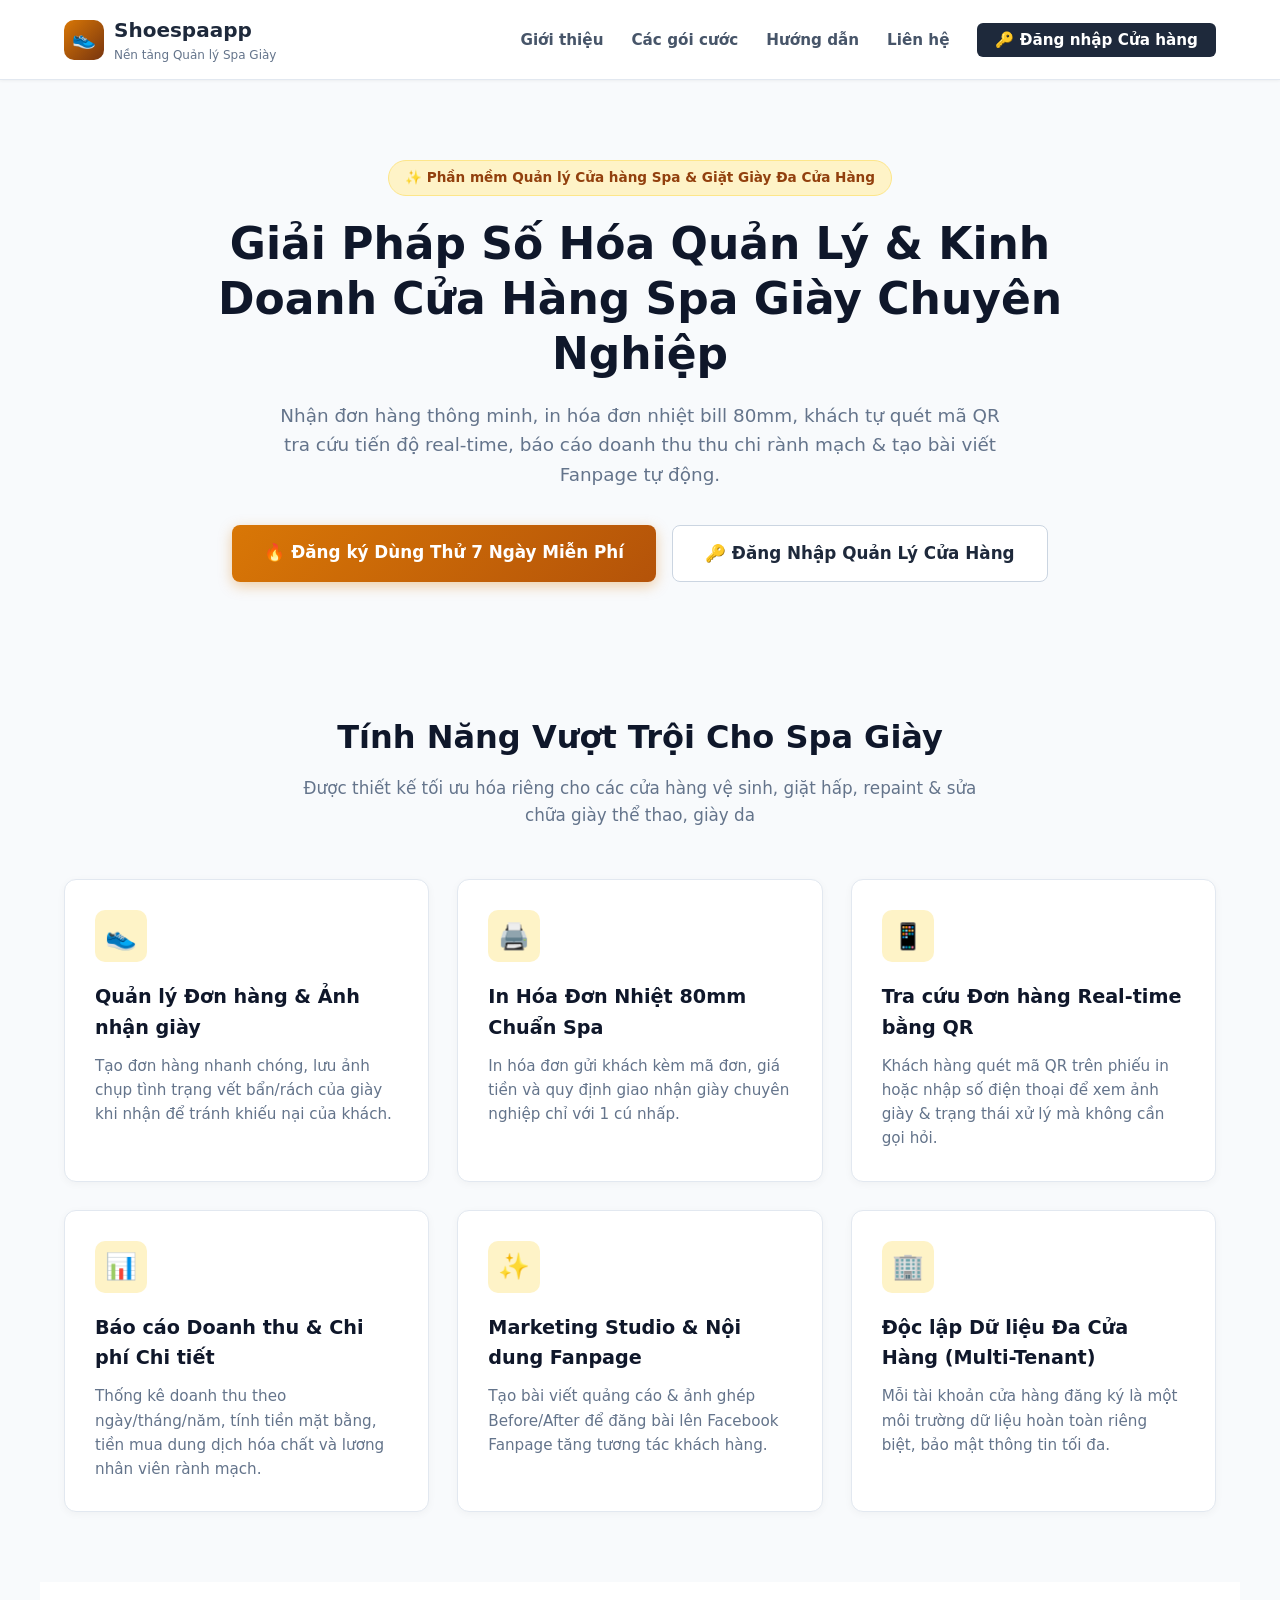
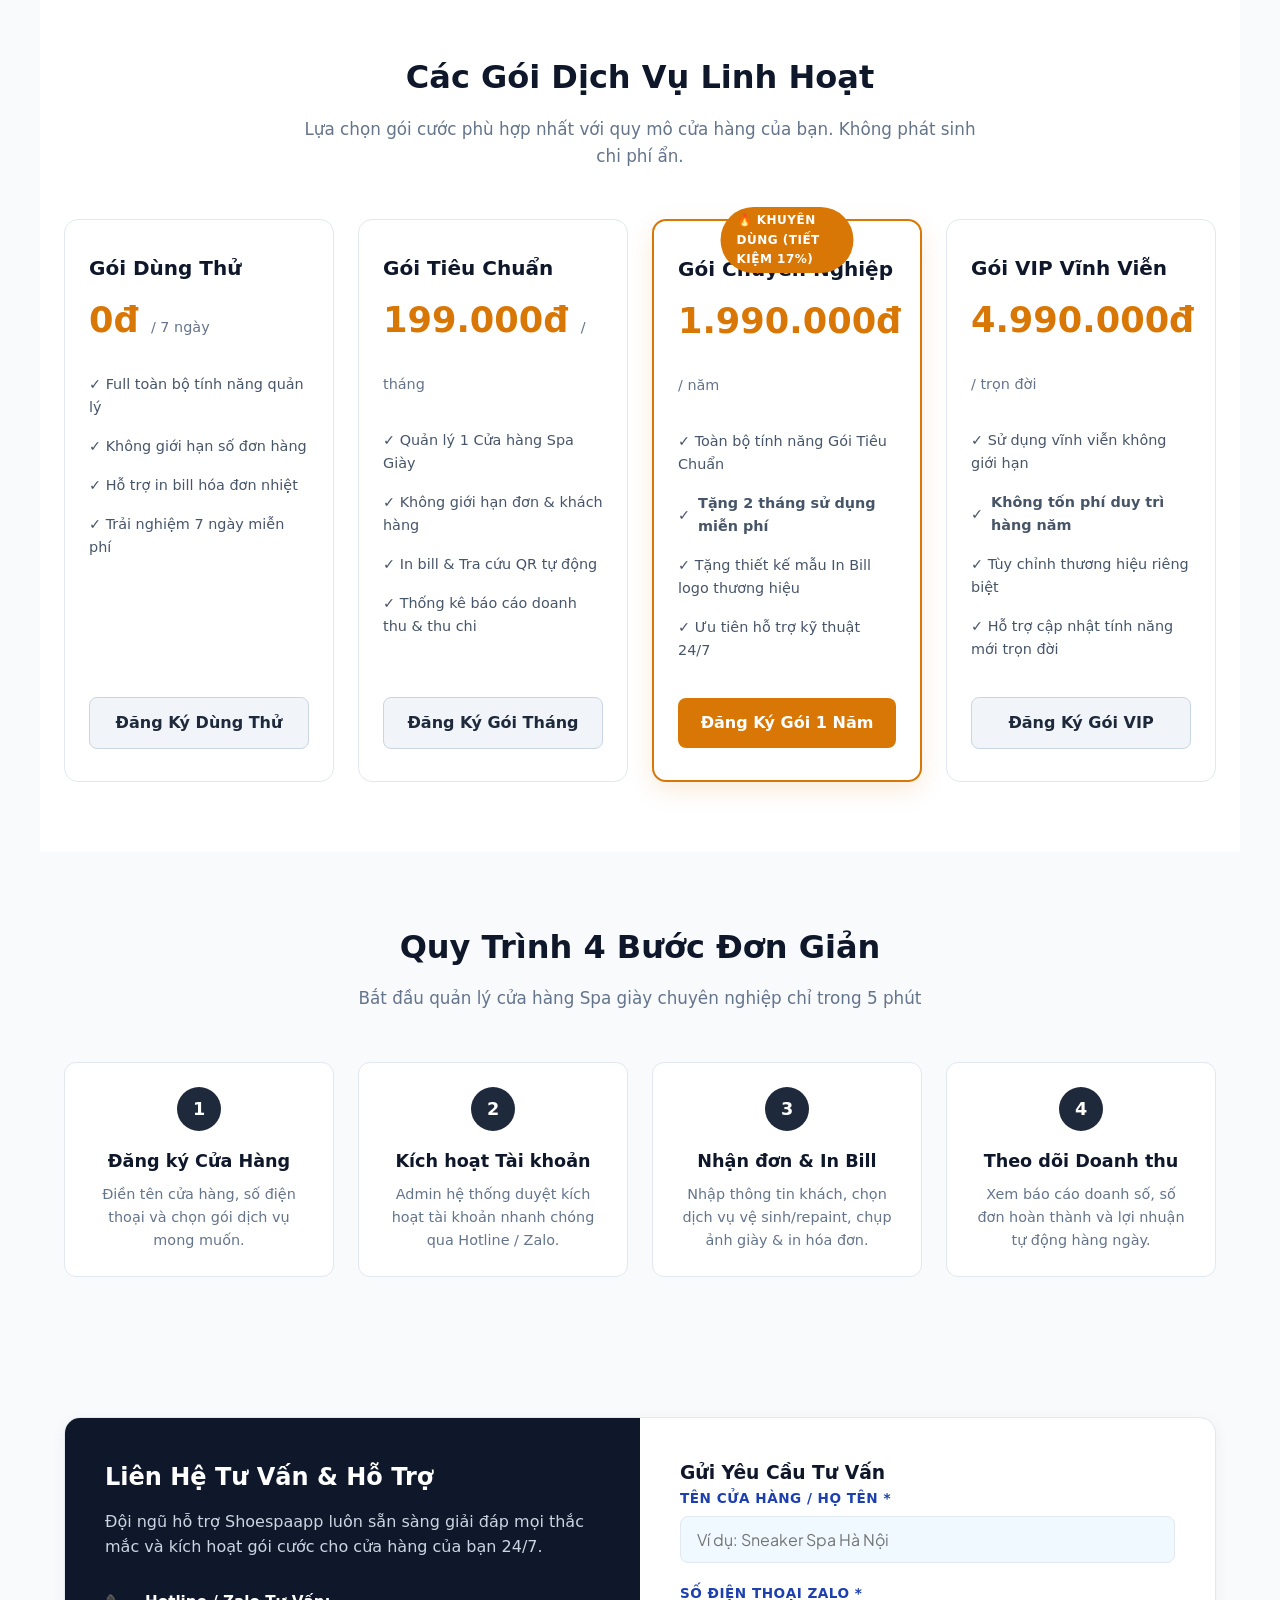
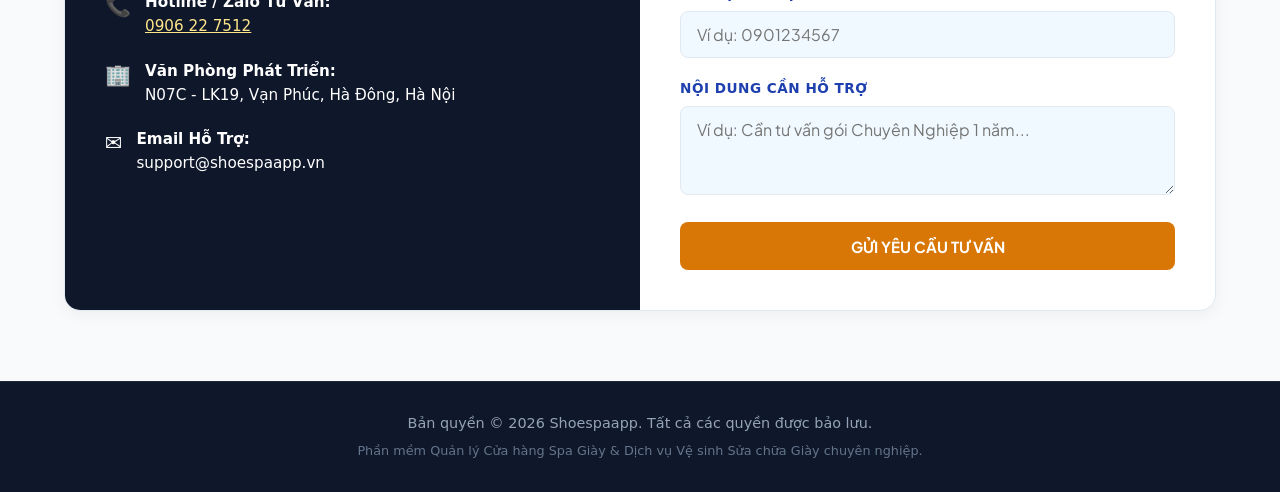
<file: landing.html>
<!DOCTYPE html>
<html lang="vi">
<head>
  <meta charset="UTF-8">
  <meta name="viewport" content="width=device-width, initial-scale=1.0">
  <title>Shoespaapp - Nền Tảng Quản Lý & Kinh Doanh Cửa Hàng Spa Giày</title>
  <link rel="stylesheet" href="styles.css">
  <style>
    /* Landing Page Specific Custom Styling */
    :root {
      --landing-primary: #1e293b;
      --landing-accent: #d97706;
      --landing-accent-hover: #b45309;
      --landing-bg-light: #f8fafc;
      --landing-card-bg: #ffffff;
      --landing-border: #e2e8f0;
    }

    body {
      font-family: system-ui, -apple-system, BlinkMacSystemFont, 'Segoe UI', Roboto, Oxygen, Ubuntu, Cantarell, sans-serif;
      margin: 0;
      padding: 0;
      color: #334155;
      background-color: var(--landing-bg-light);
      line-height: 1.6;
    }

    /* Header & Navigation Bar */
    .header-nav {
      position: sticky;
      top: 0;
      z-index: 1000;
      background: rgba(255, 255, 255, 0.95);
      backdrop-filter: blur(10px);
      border-bottom: 1px solid var(--landing-border);
      box-shadow: 0 1px 3px rgba(0,0,0,0.05);
    }

    .nav-container {
      max-width: 1200px;
      margin: 0 auto;
      padding: 14px 24px;
      display: flex;
      justify-content: space-between;
      align-items: center;
    }

    .nav-brand {
      display: flex;
      align-items: center;
      gap: 10px;
      text-decoration: none;
    }

    .nav-brand-logo {
      width: 40px;
      height: 40px;
      background: linear-gradient(135deg, #d97706, #78350f);
      color: white;
      border-radius: 10px;
      display: flex;
      align-items: center;
      justify-content: center;
      font-weight: 900;
      font-size: 1.2rem;
    }

    .nav-brand-text h1 {
      margin: 0;
      font-size: 1.25rem;
      font-weight: 800;
      color: var(--landing-primary);
    }

    .nav-brand-text p {
      margin: 0;
      font-size: 0.75rem;
      color: #64748b;
    }

    .nav-menu {
      display: flex;
      align-items: center;
      gap: 28px;
      list-style: none;
      margin: 0;
      padding: 0;
    }

    .nav-menu a {
      text-decoration: none;
      color: #475569;
      font-weight: 600;
      font-size: 0.95rem;
      transition: color 0.2s;
    }

    .nav-menu a:hover {
      color: var(--landing-accent);
    }

    .btn-nav-login {
      background-color: var(--landing-primary);
      color: white !important;
      padding: 8px 18px;
      border-radius: 6px;
      transition: all 0.2s !important;
    }

    .btn-nav-login:hover {
      background-color: #0f172a;
      transform: translateY(-1px);
    }

    /* Hero Section */
    .hero-section {
      padding: 80px 24px 60px;
      text-align: center;
      max-width: 900px;
      margin: 0 auto;
    }

    .hero-badge {
      display: inline-block;
      background: #fef3c7;
      color: #92400e;
      font-size: 0.85rem;
      font-weight: 700;
      padding: 6px 16px;
      border-radius: 50px;
      margin-bottom: 20px;
      border: 1px solid #fde68a;
    }

    .hero-title {
      font-size: 2.75rem;
      font-weight: 900;
      color: #0f172a;
      line-height: 1.25;
      margin-bottom: 20px;
    }

    .hero-subtitle {
      font-size: 1.15rem;
      color: #64748b;
      margin-bottom: 36px;
      max-width: 750px;
      margin-left: auto;
      margin-right: auto;
    }

    .hero-cta-group {
      display: flex;
      gap: 16px;
      justify-content: center;
      flex-wrap: wrap;
    }

    .btn-hero-primary {
      background: linear-gradient(135deg, #d97706, #b45309);
      color: white;
      font-size: 1.05rem;
      font-weight: 700;
      padding: 14px 32px;
      border-radius: 8px;
      text-decoration: none;
      box-shadow: 0 4px 14px rgba(217, 119, 6, 0.35);
      transition: all 0.2s;
    }

    .btn-hero-primary:hover {
      transform: translateY(-2px);
      box-shadow: 0 6px 20px rgba(217, 119, 6, 0.45);
    }

    .btn-hero-secondary {
      background: #ffffff;
      color: #1e293b;
      font-size: 1.05rem;
      font-weight: 700;
      padding: 14px 32px;
      border-radius: 8px;
      text-decoration: none;
      border: 1px solid #cbd5e1;
      transition: all 0.2s;
    }

    .btn-hero-secondary:hover {
      background: #f1f5f9;
      border-color: #94a3b8;
    }

    /* Container Sections */
    .section-container {
      max-width: 1200px;
      margin: 0 auto;
      padding: 70px 24px;
    }

    .section-header-text {
      text-align: center;
      max-width: 700px;
      margin: 0 auto 50px;
    }

    .section-header-text h2 {
      font-size: 2rem;
      font-weight: 800;
      color: #0f172a;
      margin-bottom: 12px;
    }

    .section-header-text p {
      color: #64748b;
      font-size: 1.05rem;
    }

    /* Feature Grid */
    .features-grid {
      display: grid;
      grid-template-columns: repeat(auto-fit, minmax(320px, 1fr));
      gap: 28px;
    }

    .feature-card {
      background: white;
      padding: 30px;
      border-radius: 12px;
      border: 1px solid var(--landing-border);
      box-shadow: 0 2px 8px rgba(0,0,0,0.04);
      transition: all 0.2s;
    }

    .feature-card:hover {
      transform: translateY(-4px);
      box-shadow: 0 12px 24px rgba(0,0,0,0.08);
      border-color: #fde68a;
    }

    .feature-icon {
      width: 52px;
      height: 52px;
      background: #fef3c7;
      color: #d97706;
      border-radius: 10px;
      display: flex;
      align-items: center;
      justify-content: center;
      font-size: 1.6rem;
      margin-bottom: 20px;
    }

    .feature-card h3 {
      font-size: 1.2rem;
      font-weight: 700;
      color: #0f172a;
      margin-bottom: 10px;
    }

    .feature-card p {
      color: #64748b;
      font-size: 0.95rem;
      margin: 0;
    }

    /* Pricing Section */
    .pricing-grid {
      display: grid;
      grid-template-columns: repeat(auto-fit, minmax(260px, 1fr));
      gap: 24px;
      align-items: stretch;
    }

    .pricing-card {
      background: white;
      border-radius: 14px;
      border: 1px solid var(--landing-border);
      padding: 32px 24px;
      display: flex;
      flex-direction: column;
      justify-content: space-between;
      position: relative;
      transition: all 0.2s;
    }

    .pricing-card:hover {
      transform: translateY(-4px);
      box-shadow: 0 12px 28px rgba(0,0,0,0.08);
    }

    .pricing-card.featured {
      border: 2px solid #d97706;
      box-shadow: 0 8px 24px rgba(217, 119, 6, 0.15);
    }

    .featured-badge {
      position: absolute;
      top: -14px;
      left: 50%;
      transform: translateX(-50%);
      background: #d97706;
      color: white;
      font-size: 0.75rem;
      font-weight: 800;
      padding: 4px 16px;
      border-radius: 50px;
      text-transform: uppercase;
      letter-spacing: 0.5px;
    }

    .pricing-name {
      font-size: 1.25rem;
      font-weight: 800;
      color: #0f172a;
      margin-bottom: 8px;
    }

    .pricing-price {
      font-size: 2.2rem;
      font-weight: 900;
      color: #d97706;
      margin-bottom: 16px;
    }

    .pricing-price span {
      font-size: 0.9rem;
      color: #64748b;
      font-weight: 500;
    }

    .pricing-features {
      list-style: none;
      padding: 0;
      margin: 0 0 28px 0;
    }

    .pricing-features li {
      padding: 8px 0;
      color: #475569;
      font-size: 0.9rem;
      display: flex;
      align-items: center;
      gap: 8px;
    }

    .btn-pricing {
      display: block;
      width: 100%;
      text-align: center;
      padding: 12px 0;
      border-radius: 8px;
      font-weight: 700;
      text-decoration: none;
      box-sizing: border-box;
      transition: all 0.2s;
    }

    .btn-pricing-primary {
      background: #d97706;
      color: white;
    }

    .btn-pricing-primary:hover {
      background: #b45309;
    }

    .btn-pricing-secondary {
      background: #f1f5f9;
      color: #1e293b;
      border: 1px solid #cbd5e1;
    }

    .btn-pricing-secondary:hover {
      background: #e2e8f0;
    }

    /* Workflow Steps */
    .workflow-steps {
      display: grid;
      grid-template-columns: repeat(auto-fit, minmax(220px, 1fr));
      gap: 24px;
    }

    .step-card {
      background: white;
      padding: 24px;
      border-radius: 12px;
      border: 1px solid var(--landing-border);
      text-align: center;
    }

    .step-number {
      width: 44px;
      height: 44px;
      background: #1e293b;
      color: white;
      border-radius: 50%;
      display: flex;
      align-items: center;
      justify-content: center;
      font-weight: 800;
      font-size: 1.1rem;
      margin: 0 auto 16px;
    }

    .step-card h4 {
      font-size: 1.1rem;
      font-weight: 700;
      color: #0f172a;
      margin-bottom: 8px;
    }

    .step-card p {
      color: #64748b;
      font-size: 0.9rem;
      margin: 0;
    }

    /* Contact Section */
    .contact-card {
      background: white;
      border-radius: 16px;
      border: 1px solid var(--landing-border);
      box-shadow: 0 4px 16px rgba(0,0,0,0.05);
      display: grid;
      grid-template-columns: 1fr 1fr;
      overflow: hidden;
    }

    .contact-info {
      background: #0f172a;
      color: white;
      padding: 40px;
    }

    .contact-info h3 {
      font-size: 1.5rem;
      margin-bottom: 12px;
    }

    .contact-item {
      display: flex;
      align-items: flex-start;
      gap: 14px;
      margin-bottom: 20px;
      font-size: 0.95rem;
    }

    .contact-form {
      padding: 40px;
    }

    /* Footer */
    footer {
      background: #0f172a;
      color: #94a3b8;
      text-align: center;
      padding: 30px 24px;
      font-size: 0.9rem;
      border-top: 1px solid #1e293b;
    }

    @media (max-width: 768px) {
      .nav-menu {
        display: none;
      }
      .hero-title {
        font-size: 2rem;
      }
      .contact-card {
        grid-template-columns: 1fr;
      }
    }
  </style>
</head>
<body>

  <!-- NAVIGATION HEADER -->
  <header class="header-nav">
    <div class="nav-container">
      <a href="landing.html" class="nav-brand">
        <div class="nav-brand-logo">👟</div>
        <div class="nav-brand-text">
          <h1>Shoespaapp</h1>
          <p>Nền tảng Quản lý Spa Giày</p>
        </div>
      </a>

      <ul class="nav-menu">
        <li><a href="#about">Giới thiệu</a></li>
        <li><a href="#pricing">Các gói cước</a></li>
        <li><a href="#guide">Hướng dẫn</a></li>
        <li><a href="#contact">Liên hệ</a></li>
        <li><a href="index.html" class="btn-nav-login">🔑 Đăng nhập Cửa hàng</a></li>
      </ul>
    </div>
  </header>

  <!-- HERO SECTION -->
  <section class="hero-section">
    <div class="hero-badge">✨ Phần mềm Quản lý Cửa hàng Spa & Giặt Giày Đa Cửa Hàng</div>
    <h1 class="hero-title">Giải Pháp Số Hóa Quản Lý & Kinh Doanh Cửa Hàng Spa Giày Chuyên Nghiệp</h1>
    <p class="hero-subtitle">Nhận đơn hàng thông minh, in hóa đơn nhiệt bill 80mm, khách tự quét mã QR tra cứu tiến độ real-time, báo cáo doanh thu thu chi rành mạch & tạo bài viết Fanpage tự động.</p>
    
    <div class="hero-cta-group">
      <a href="index.html?plan=trial&tab=register" class="btn-hero-primary">🔥 Đăng ký Dùng Thử 7 Ngày Miễn Phí</a>
      <a href="index.html" class="btn-hero-secondary">🔑 Đăng Nhập Quản Lý Cửa Hàng</a>
    </div>
  </section>

  <!-- SECTION 1: GIỚI THIỆU TÍNH NĂNG -->
  <section id="about" class="section-container">
    <div class="section-header-text">
      <h2>Tính Năng Vượt Trội Cho Spa Giày</h2>
      <p>Được thiết kế tối ưu hóa riêng cho các cửa hàng vệ sinh, giặt hấp, repaint & sửa chữa giày thể thao, giày da</p>
    </div>

    <div class="features-grid">
      <div class="feature-card">
        <div class="feature-icon">👟</div>
        <h3>Quản lý Đơn hàng & Ảnh nhận giày</h3>
        <p>Tạo đơn hàng nhanh chóng, lưu ảnh chụp tình trạng vết bẩn/rách của giày khi nhận để tránh khiếu nại của khách.</p>
      </div>

      <div class="feature-card">
        <div class="feature-icon">🖨️</div>
        <h3>In Hóa Đơn Nhiệt 80mm Chuẩn Spa</h3>
        <p>In hóa đơn gửi khách kèm mã đơn, giá tiền và quy định giao nhận giày chuyên nghiệp chỉ với 1 cú nhấp.</p>
      </div>

      <div class="feature-card">
        <div class="feature-icon">📱</div>
        <h3>Tra cứu Đơn hàng Real-time bằng QR</h3>
        <p>Khách hàng quét mã QR trên phiếu in hoặc nhập số điện thoại để xem ảnh giày & trạng thái xử lý mà không cần gọi hỏi.</p>
      </div>

      <div class="feature-card">
        <div class="feature-icon">📊</div>
        <h3>Báo cáo Doanh thu & Chi phí Chi tiết</h3>
        <p>Thống kê doanh thu theo ngày/tháng/năm, tính tiền mặt bằng, tiền mua dung dịch hóa chất và lương nhân viên rành mạch.</p>
      </div>

      <div class="feature-card">
        <div class="feature-icon">✨</div>
        <h3>Marketing Studio & Nội dung Fanpage</h3>
        <p>Tạo bài viết quảng cáo & ảnh ghép Before/After để đăng bài lên Facebook Fanpage tăng tương tác khách hàng.</p>
      </div>

      <div class="feature-card">
        <div class="feature-icon">🏢</div>
        <h3>Độc lập Dữ liệu Đa Cửa Hàng (Multi-Tenant)</h3>
        <p>Mỗi tài khoản cửa hàng đăng ký là một môi trường dữ liệu hoàn toàn riêng biệt, bảo mật thông tin tối đa.</p>
      </div>
    </div>
  </section>

  <!-- SECTION 2: CÁC GÓI CƯỚC DỊCH VỤ -->
  <section id="pricing" style="background: white;" class="section-container">
    <div class="section-header-text">
      <h2>Các Gói Dịch Vụ Linh Hoạt</h2>
      <p>Lựa chọn gói cước phù hợp nhất với quy mô cửa hàng của bạn. Không phát sinh chi phí ẩn.</p>
    </div>

    <div class="pricing-grid">
      <!-- GÓI 1: DÙNG THỬ -->
      <div class="pricing-card">
        <div>
          <div class="pricing-name">Gói Dùng Thử</div>
          <div class="pricing-price">0đ <span>/ 7 ngày</span></div>
          <ul class="pricing-features">
            <li>✓ Full toàn bộ tính năng quản lý</li>
            <li>✓ Không giới hạn số đơn hàng</li>
            <li>✓ Hỗ trợ in bill hóa đơn nhiệt</li>
            <li>✓ Trải nghiệm 7 ngày miễn phí</li>
          </ul>
        </div>
        <a href="index.html?plan=trial&tab=register" class="btn-pricing btn-pricing-secondary">Đăng Ký Dùng Thử</a>
      </div>

      <!-- GÓI 2: TIÊU CHUẨN THÁNG -->
      <div class="pricing-card">
        <div>
          <div class="pricing-name">Gói Tiêu Chuẩn</div>
          <div class="pricing-price">199.000đ <span>/ tháng</span></div>
          <ul class="pricing-features">
            <li>✓ Quản lý 1 Cửa hàng Spa Giày</li>
            <li>✓ Không giới hạn đơn & khách hàng</li>
            <li>✓ In bill & Tra cứu QR tự động</li>
            <li>✓ Thống kê báo cáo doanh thu & thu chi</li>
          </ul>
        </div>
        <a href="index.html?plan=monthly&tab=register" class="btn-pricing btn-pricing-secondary">Đăng Ký Gói Tháng</a>
      </div>

      <!-- GÓI 3: CHUYÊN NGHIỆP NĂM (NỔI BẬT) -->
      <div class="pricing-card featured">
        <div class="featured-badge">🔥 KHUYÊN DÙNG (TIẾT KIỆM 17%)</div>
        <div>
          <div class="pricing-name">Gói Chuyên Nghiệp</div>
          <div class="pricing-price">1.990.000đ <span>/ năm</span></div>
          <ul class="pricing-features">
            <li>✓ Toàn bộ tính năng Gói Tiêu Chuẩn</li>
            <li>✓ <b>Tặng 2 tháng sử dụng miễn phí</b></li>
            <li>✓ Tặng thiết kế mẫu In Bill logo thương hiệu</li>
            <li>✓ Ưu tiên hỗ trợ kỹ thuật 24/7</li>
          </ul>
        </div>
        <a href="index.html?plan=yearly&tab=register" class="btn-pricing btn-pricing-primary">Đăng Ký Gói 1 Năm</a>
      </div>

      <!-- GÓI 4: VIP VĨNH VIỄN -->
      <div class="pricing-card">
        <div>
          <div class="pricing-name">Gói VIP Vĩnh Viễn</div>
          <div class="pricing-price">4.990.000đ <span>/ trọn đời</span></div>
          <ul class="pricing-features">
            <li>✓ Sử dụng vĩnh viễn không giới hạn</li>
            <li>✓ <b>Không tốn phí duy trì hàng năm</b></li>
            <li>✓ Tùy chỉnh thương hiệu riêng biệt</li>
            <li>✓ Hỗ trợ cập nhật tính năng mới trọn đời</li>
          </ul>
        </div>
        <a href="index.html?plan=vip&tab=register" class="btn-pricing btn-pricing-secondary">Đăng Ký Gói VIP</a>
      </div>
    </div>
  </section>

  <!-- SECTION 3: HƯỚNG DẪN SỬ DỤNG -->
  <section id="guide" class="section-container">
    <div class="section-header-text">
      <h2>Quy Trình 4 Bước Đơn Giản</h2>
      <p>Bắt đầu quản lý cửa hàng Spa giày chuyên nghiệp chỉ trong 5 phút</p>
    </div>

    <div class="workflow-steps">
      <div class="step-card">
        <div class="step-number">1</div>
        <h4>Đăng ký Cửa Hàng</h4>
        <p>Điền tên cửa hàng, số điện thoại và chọn gói dịch vụ mong muốn.</p>
      </div>

      <div class="step-card">
        <div class="step-number">2</div>
        <h4>Kích hoạt Tài khoản</h4>
        <p>Admin hệ thống duyệt kích hoạt tài khoản nhanh chóng qua Hotline / Zalo.</p>
      </div>

      <div class="step-card">
        <div class="step-number">3</div>
        <h4>Nhận đơn & In Bill</h4>
        <p>Nhập thông tin khách, chọn dịch vụ vệ sinh/repaint, chụp ảnh giày & in hóa đơn.</p>
      </div>

      <div class="step-card">
        <div class="step-number">4</div>
        <h4>Theo dõi Doanh thu</h4>
        <p>Xem báo cáo doanh số, số đơn hoàn thành và lợi nhuận tự động hàng ngày.</p>
      </div>
    </div>
  </section>

  <!-- SECTION 4: LIÊN HỆ -->
  <section id="contact" class="section-container">
    <div class="contact-card">
      <div class="contact-info">
        <h3>Liên Hệ Tư Vấn & Hỗ Trợ</h3>
        <p style="color: #cbd5e1; margin-bottom: 30px;">Đội ngũ hỗ trợ Shoespaapp luôn sẵn sàng giải đáp mọi thắc mắc và kích hoạt gói cước cho cửa hàng của bạn 24/7.</p>
        
        <div class="contact-item">
          <span style="font-size: 1.3rem;">📞</span>
          <div>
            <strong>Hotline / Zalo Tư Vấn:</strong><br>
            <a href="https://zalo.me/0906227512" target="_blank" style="color: #fde68a; text-decoration: underline;">0906 22 7512</a>
          </div>
        </div>

        <div class="contact-item">
          <span style="font-size: 1.3rem;">🏢</span>
          <div>
            <strong>Văn Phòng Phát Triển:</strong><br>
            N07C - LK19, Vạn Phúc, Hà Đông, Hà Nội
          </div>
        </div>

        <div class="contact-item">
          <span style="font-size: 1.3rem;">✉️</span>
          <div>
            <strong>Email Hỗ Trợ:</strong><br>
            support@shoespaapp.vn
          </div>
        </div>
      </div>

      <div class="contact-form">
        <h3 style="margin-top: 0; color: #0f172a;">Gửi Yêu Cầu Tư Vấn</h3>
        <form onsubmit="alert('Cảm ơn bạn đã liên hệ! Đội ngũ tư vấn sẽ gọi lại trong 5 phút.'); return false;">
          <div class="form-group">
            <label style="display: block; margin-bottom: 6px; font-weight: 600;">Tên cửa hàng / Họ tên *</label>
            <input type="text" class="form-control" required placeholder="Ví dụ: Sneaker Spa Hà Nội">
          </div>

          <div class="form-group">
            <label style="display: block; margin-bottom: 6px; font-weight: 600;">Số điện thoại Zalo *</label>
            <input type="tel" class="form-control" required placeholder="Ví dụ: 0901234567">
          </div>

          <div class="form-group">
            <label style="display: block; margin-bottom: 6px; font-weight: 600;">Nội dung cần hỗ trợ</label>
            <textarea class="form-control" rows="3" placeholder="Ví dụ: Cần tư vấn gói Chuyên Nghiệp 1 năm..."></textarea>
          </div>

          <button type="submit" class="btn btn-primary w-full" style="height: 48px; background: #d97706; border-color: #d97706; font-weight: 700;">GỬI YÊU CẦU TƯ VẤN</button>
        </form>
      </div>
    </div>
  </section>

  <!-- FOOTER -->
  <footer>
    <p>Bản quyền © 2026 Shoespaapp. Tất cả các quyền được bảo lưu.</p>
    <p style="font-size: 0.8rem; color: #64748b; margin-top: 6px;">Phần mềm Quản lý Cửa hàng Spa Giày & Dịch vụ Vệ sinh Sửa chữa Giày chuyên nghiệp.</p>
  </footer>

</body>
</html>
</file>
<file: styles.css>
/* Import Fonts */
@import url('https://fonts.googleapis.com/css2?family=Montserrat:wght@300;400;500;600;700;800&family=Plus+Jakarta+Sans:wght@300;400;500;600;700;800&display=swap');

/* Color Variables */
:root {
  --primary-font: 'Plus Jakarta Sans', sans-serif;
  --header-font: 'Montserrat', sans-serif;
  
  /* Palette: Phủi Bụi Ocean Blue Theme */
  --color-brand-brown-dark: #0F172A;
  --color-brand-brown: #1E40AF;
  --color-brand-brown-light: #3B82F6;
  --color-brand-cream: #F0F9FF;
  --color-brand-gold: #0284C7;
  --color-brand-gold-hover: #0369A1;
  --color-brand-gold-light: #E0F2FE;
  
  --bg-primary: #F8FAFC;
  --bg-secondary: #FFFFFF;
  --bg-card: #FFFFFF;
  --text-primary: #0F172A;
  --text-secondary: #475569;
  --text-light: #94A3B8;
  --border-color: #E2E8F0;
  
  /* Status Colors */
  --status-pending-bg: #E3F2FD;
  --status-pending-text: #0D47A1;
  --status-processing-bg: #FFF3E0;
  --status-processing-text: #E65100;
  --status-completed-bg: #E8F5E9;
  --status-completed-text: #1B5E20;
  --status-paid-bg: #E0F2F1;
  --status-paid-text: #004D40;
  --status-delivered-bg: #F3E5F5;
  --status-delivered-text: #4A148C;
  --status-cancelled-bg: #FFEBEE;
  --status-cancelled-text: #C62828;

  --shadow-sm: 0 2px 4px rgba(15, 23, 42, 0.04);
  --shadow-md: 0 10px 20px rgba(15, 23, 42, 0.06);
  --shadow-lg: 0 20px 40px rgba(15, 23, 42, 0.1);
  --radius-sm: 8px;
  --radius-md: 16px;
  --radius-lg: 24px;
  
  --transition-fast: 0.2s cubic-bezier(0.4, 0, 0.2, 1);
  --transition-normal: 0.3s cubic-bezier(0.4, 0, 0.2, 1);
}

/* Reset */
* {
  box-sizing: border-box;
  margin: 0;
  padding: 0;
}

body {
  font-family: var(--primary-font);
  background-color: var(--bg-primary);
  color: var(--text-primary);
  line-height: 1.6;
  overflow-x: hidden;
}

/* Scrollbar Style */
::-webkit-scrollbar {
  width: 8px;
  height: 8px;
}
::-webkit-scrollbar-track {
  background: var(--bg-primary);
}
::-webkit-scrollbar-thumb {
  background: var(--border-color);
  border-radius: 4px;
}
::-webkit-scrollbar-thumb:hover {
  background: var(--text-light);
}

/* Helper Utilities */
.text-center { text-align: center; }
.flex { display: flex; }
.align-center { align-items: center; }
.justify-between { justify-content: space-between; }
.gap-1 { gap: 0.5rem; }
.gap-2 { gap: 1rem; }
.w-full { width: 100%; }

/* Buttons */
.btn {
  display: inline-flex;
  align-items: center;
  justify-content: center;
  gap: 8px;
  padding: 10px 20px;
  border-radius: var(--radius-sm);
  font-family: var(--primary-font);
  font-weight: 600;
  font-size: 0.95rem;
  border: none;
  cursor: pointer;
  transition: all var(--transition-fast);
}

.btn-primary {
  background-color: var(--color-brand-gold);
  color: #FFFFFF;
}
.btn-primary:hover {
  background-color: var(--color-brand-gold-hover);
  transform: translateY(-2px);
  box-shadow: 0 4px 12px rgba(232, 156, 25, 0.3);
}

.btn-secondary {
  background-color: var(--color-brand-cream);
  color: var(--color-brand-brown);
  border: 1px solid var(--border-color);
}
.btn-secondary:hover {
  background-color: var(--border-color);
  color: var(--color-brand-brown-dark);
}

.btn-danger {
  background-color: var(--status-cancelled-bg);
  color: var(--status-cancelled-text);
}
.btn-danger:hover {
  background-color: #FFCDD2;
}

.btn-success {
  background-color: var(--status-paid-bg);
  color: var(--status-paid-text);
  border: 1px solid rgba(0, 77, 64, 0.2);
}
.btn-success:hover {
  background-color: #B2DFDB;
  color: #004D40;
}

.btn-sm {
  padding: 6px 12px;
  font-size: 0.85rem;
  border-radius: 6px;
}

/* Badge / Status Tag */
.badge {
  display: inline-flex;
  align-items: center;
  padding: 6px 12px;
  border-radius: 50px;
  font-size: 0.8rem;
  font-weight: 700;
  text-transform: uppercase;
  letter-spacing: 0.5px;
}
.badge-pending { background-color: var(--status-pending-bg); color: var(--status-pending-text); }
.badge-processing { background-color: var(--status-processing-bg); color: var(--status-processing-text); }
.badge-completed { background-color: var(--status-completed-bg); color: var(--status-completed-text); }
.badge-paid { background-color: var(--status-paid-bg); color: var(--status-paid-text); }
.badge-delivered { background-color: var(--status-delivered-bg); color: var(--status-delivered-text); }
.badge-cancelled { background-color: var(--status-cancelled-bg); color: var(--status-cancelled-text); }

/* Layout Structure */
.app-container {
  display: grid;
  grid-template-columns: 260px minmax(0, 1fr);
  min-height: 100vh;
}

/* Sidebar styling */
.sidebar {
  width: 260px;
  min-width: 260px;
  max-width: 260px;
  flex-shrink: 0;
  background-color: var(--color-brand-brown-dark);
  color: #FFFFFF;
  padding: 18px 16px;
  display: flex;
  flex-direction: column;
  box-shadow: var(--shadow-lg);
  z-index: 100;
  position: sticky;
  top: 0;
  height: 100vh;
  overflow-y: auto;
  overflow-x: hidden;
}

/* Custom Scrollbar for Sidebar */
.sidebar::-webkit-scrollbar,
.sidebar-menu::-webkit-scrollbar {
  width: 5px;
}
.sidebar::-webkit-scrollbar-track,
.sidebar-menu::-webkit-scrollbar-track {
  background: rgba(255, 255, 255, 0.05);
  border-radius: 4px;
}
.sidebar::-webkit-scrollbar-thumb,
.sidebar-menu::-webkit-scrollbar-thumb {
  background: rgba(255, 255, 255, 0.25);
  border-radius: 4px;
}
.sidebar::-webkit-scrollbar-thumb:hover,
.sidebar-menu::-webkit-scrollbar-thumb:hover {
  background: var(--color-brand-gold);
}

.sidebar-logo {
  display: flex;
  flex-direction: column;
  align-items: center;
  text-align: center;
  padding-bottom: 16px;
  border-bottom: 1px solid rgba(255, 255, 255, 0.1);
  margin-bottom: 16px;
  flex-shrink: 0;
}

.sidebar-logo svg {
  width: 50px;
  height: 50px;
  fill: var(--color-brand-gold);
  margin-bottom: 6px;
}

.sidebar-logo h1 {
  font-family: var(--header-font);
  font-weight: 800;
  font-size: 1.1rem;
  line-height: 1.3;
  white-space: nowrap;
  overflow: hidden;
  text-overflow: ellipsis;
  max-width: 100%;
  letter-spacing: 0.5px;
  color: #FFFFFF;
  margin-top: 2px;
}

.sidebar-logo p {
  font-size: 0.72rem;
  color: var(--color-brand-gold);
  letter-spacing: 1px;
}

.sidebar-menu {
  list-style: none;
  display: flex;
  flex-direction: column;
  gap: 6px;
  flex-grow: 1;
  min-height: 0;
  overflow-y: auto;
  padding-right: 2px;
}

.sidebar-menu li a {
  display: flex;
  align-items: center;
  gap: 10px;
  padding: 10px 14px;
  color: rgba(255, 255, 255, 0.8);
  text-decoration: none;
  font-weight: 500;
  font-size: 0.92rem;
  border-radius: var(--radius-sm);
  transition: all var(--transition-fast);
  cursor: pointer;
}

.sidebar-menu li a svg {
  width: 18px;
  height: 18px;
  fill: currentColor;
  flex-shrink: 0;
}

.sidebar-menu li a:hover,
.sidebar-menu li.active a {
  background-color: var(--color-brand-gold);
  color: #FFFFFF;
}

.sidebar-footer {
  padding-top: 16px;
  margin-top: auto;
  border-top: 1px solid rgba(255, 255, 255, 0.1);
  flex-shrink: 0;
}

.user-profile {
  display: flex;
  align-items: center;
  gap: 12px;
  margin-bottom: 16px;
}

.user-avatar {
  width: 40px;
  height: 40px;
  border-radius: 50%;
  background-color: var(--color-brand-gold);
  display: flex;
  align-items: center;
  justify-content: center;
  font-weight: 700;
  font-size: 1.1rem;
  color: #FFFFFF;
  border: 2px solid rgba(255, 255, 255, 0.2);
}

.user-info {
  display: flex;
  flex-direction: column;
  overflow: hidden;
}

.user-name {
  font-size: 0.9rem;
  font-weight: 600;
  white-space: nowrap;
  text-overflow: ellipsis;
  overflow: hidden;
}

.user-role {
  font-size: 0.75rem;
  color: var(--color-brand-gold);
}

/* Main Area */
.main-content {
  display: flex;
  flex-direction: column;
  overflow-y: auto;
  padding: 32px;
  min-width: 0;
  width: 100%;
}

.top-bar {
  display: flex;
  justify-content: space-between;
  align-items: center;
  margin-bottom: 32px;
}

.page-title h2 {
  font-family: var(--header-font);
  font-size: 1.8rem;
  font-weight: 700;
  color: var(--color-brand-brown-dark);
}

.page-title p {
  font-size: 0.9rem;
  color: var(--text-secondary);
}

/* Views display */
.view-section {
  display: none;
  animation: fadeIn var(--transition-normal);
}

.view-section.active {
  display: block;
}

@keyframes fadeIn {
  from { opacity: 0; transform: translateY(10px); }
  to { opacity: 1; transform: translateY(0); }
}

/* Login View Styling */
.login-container {
  display: flex;
  align-items: center;
  justify-content: center;
  min-height: 100vh;
  background-image: linear-gradient(135deg, var(--color-brand-brown-dark), var(--color-brand-brown));
  padding: 20px;
}

.login-card {
  background-color: #FFFFFF;
  border-radius: var(--radius-lg);
  padding: 48px;
  width: 100%;
  max-width: 450px;
  box-shadow: var(--shadow-lg);
  text-align: center;
  animation: fadeIn var(--transition-normal);
}

.login-logo svg {
  width: 80px;
  height: 80px;
  fill: var(--color-brand-gold);
  margin-bottom: 12px;
}

.login-card h2 {
  font-family: var(--header-font);
  color: var(--color-brand-brown-dark);
  font-size: 2rem;
  font-weight: 800;
  margin-bottom: 8px;
}

.login-card p {
  color: var(--text-secondary);
  font-size: 0.95rem;
  margin-bottom: 32px;
}

.form-group {
  margin-bottom: 20px;
  text-align: left;
}

.form-group label {
  display: block;
  font-size: 0.85rem;
  font-weight: 700;
  color: var(--color-brand-brown);
  margin-bottom: 8px;
  text-transform: uppercase;
  letter-spacing: 0.5px;
}

.form-control {
  width: 100%;
  padding: 12px 16px;
  border-radius: var(--radius-sm);
  border: 1px solid var(--border-color);
  font-family: var(--primary-font);
  font-size: 1rem;
  color: var(--text-primary);
  background-color: var(--color-brand-cream);
  transition: all var(--transition-fast);
}

.form-control:focus {
  outline: none;
  border-color: var(--color-brand-gold);
  background-color: #FFFFFF;
  box-shadow: 0 0 0 4px var(--color-brand-gold-light);
}

.demo-accounts {
  margin-top: 24px;
  padding: 16px;
  background-color: var(--color-brand-cream);
  border-radius: var(--radius-sm);
  font-size: 0.85rem;
  text-align: left;
  border-left: 4px solid var(--color-brand-gold);
}

.demo-accounts div {
  margin-bottom: 4px;
  cursor: pointer;
  transition: color var(--transition-fast);
}
.demo-accounts div:hover {
  color: var(--color-brand-gold);
}

/* Dashboard Widgets */
.dashboard-stats {
  display: grid;
  grid-template-columns: repeat(auto-fit, minmax(220px, 1fr));
  gap: 24px;
  margin-bottom: 32px;
}

.stat-card {
  background-color: var(--bg-card);
  border-radius: var(--radius-md);
  padding: 24px;
  display: flex;
  align-items: center;
  justify-content: space-between;
  box-shadow: var(--shadow-md);
  border: 1px solid rgba(234, 223, 213, 0.5);
  position: relative;
  overflow: hidden;
}

.stat-card::before {
  content: '';
  position: absolute;
  top: 0;
  left: 0;
  width: 4px;
  height: 100%;
  background-color: var(--color-brand-gold);
}

.stat-card.stat-processing::before {
  background-color: var(--status-processing-text);
}
.stat-card.stat-completed::before {
  background-color: var(--status-completed-text);
}
.stat-card.stat-revenue-expected::before {
  background-color: var(--color-brand-gold);
}
.stat-card.stat-revenue-realized::before {
  background-color: var(--status-completed-text);
}

.stat-info h3 {
  font-size: 0.85rem;
  text-transform: uppercase;
  color: var(--text-secondary);
  font-weight: 700;
  letter-spacing: 0.5px;
  margin-bottom: 8px;
}

.stat-value {
  font-size: 1.8rem;
  font-weight: 800;
  font-family: var(--header-font);
  color: var(--color-brand-brown-dark);
}

.stat-icon {
  width: 48px;
  height: 48px;
  border-radius: var(--radius-sm);
  background-color: var(--color-brand-gold-light);
  display: flex;
  align-items: center;
  justify-content: center;
}

.stat-icon svg {
  width: 24px;
  height: 24px;
  fill: var(--color-brand-gold);
}

.chart-grid {
  display: grid;
  grid-template-columns: 2fr 1fr;
  gap: 24px;
  margin-bottom: 32px;
}

.chart-card {
  background-color: var(--bg-card);
  border-radius: var(--radius-md);
  padding: 24px;
  box-shadow: var(--shadow-md);
  border: 1px solid rgba(234, 223, 213, 0.5);
}

.chart-header {
  margin-bottom: 20px;
}

.chart-header h3 {
  font-family: var(--header-font);
  font-size: 1.1rem;
  color: var(--color-brand-brown-dark);
}

.canvas-container {
  position: relative;
  height: 260px;
  width: 100%;
}

/* Orders Grid & Table */
.data-card {
  background-color: var(--bg-card);
  border-radius: var(--radius-md);
  padding: 24px;
  box-shadow: var(--shadow-md);
  border: 1px solid rgba(234, 223, 213, 0.5);
}

.filters-bar {
  display: flex;
  flex-wrap: wrap;
  gap: 16px;
  align-items: center;
  justify-content: space-between;
  margin-bottom: 24px;
}

.search-box {
  position: relative;
  min-width: 300px;
  flex-grow: 1;
}

.search-box input {
  padding-left: 44px;
}

.search-box svg {
  position: absolute;
  left: 14px;
  top: 50%;
  transform: translateY(-50%);
  width: 20px;
  height: 20px;
  fill: var(--text-light);
  pointer-events: none;
}

.filter-controls {
  display: flex;
  gap: 12px;
  flex-wrap: wrap;
}

.filter-select {
  padding: 10px 16px;
  border-radius: var(--radius-sm);
  border: 1px solid var(--border-color);
  background-color: #FFFFFF;
  color: var(--text-primary);
  font-family: var(--primary-font);
  font-weight: 500;
  outline: none;
  cursor: pointer;
}

.table-responsive {
  width: 100%;
  overflow-x: auto;
}

.custom-table {
  width: 100%;
  border-collapse: collapse;
  text-align: left;
}

.custom-table th {
  padding: 16px;
  border-bottom: 2px solid var(--border-color);
  font-weight: 700;
  color: var(--color-brand-brown);
  font-size: 0.85rem;
  text-transform: uppercase;
  letter-spacing: 0.5px;
}

.custom-table td {
  padding: 16px;
  border-bottom: 1px solid var(--border-color);
  vertical-align: middle;
}

.custom-table tbody tr:hover {
  background-color: var(--color-brand-cream);
}

.shoe-preview {
  width: 50px;
  height: 50px;
  border-radius: var(--radius-sm);
  object-fit: cover;
  background-color: var(--color-brand-cream);
  border: 1px solid var(--border-color);
}

.action-buttons {
  display: flex;
  gap: 8px;
}

.action-btn {
  background: none;
  border: none;
  cursor: pointer;
  color: var(--text-secondary);
  transition: color var(--transition-fast);
  padding: 6px;
  border-radius: 4px;
  display: flex;
  align-items: center;
  justify-content: center;
}

.action-btn:hover {
  background-color: var(--border-color);
  color: var(--color-brand-brown-dark);
}

.action-btn.edit:hover {
  color: var(--color-brand-gold);
}

.action-btn.delete:hover {
  color: var(--status-cancelled-text);
}

.action-btn svg {
  width: 18px;
  height: 18px;
  fill: currentColor;
}

/* Modals */
.modal-overlay {
  position: fixed;
  top: 0;
  left: 0;
  width: 100%;
  height: 100%;
  background-color: rgba(42, 30, 23, 0.6);
  backdrop-filter: blur(4px);
  z-index: 10000;
  display: none;
  align-items: center;
  justify-content: center;
  padding: 20px;
  overflow-y: auto;
}

.modal-overlay.active {
  display: flex;
}

.modal-card {
  background-color: #FFFFFF;
  border-radius: var(--radius-md);
  width: 100%;
  max-width: 700px;
  box-shadow: var(--shadow-lg);
  animation: slideUp var(--transition-normal);
  display: flex;
  flex-direction: column;
  max-height: 90vh;
}

@keyframes slideUp {
  from { opacity: 0; transform: translateY(30px); }
  to { opacity: 1; transform: translateY(0); }
}

.modal-header {
  padding: 20px 24px;
  border-bottom: 1px solid var(--border-color);
  display: flex;
  justify-content: space-between;
  align-items: center;
  background-color: var(--color-brand-cream);
  border-top-left-radius: var(--radius-md);
  border-top-right-radius: var(--radius-md);
}

.modal-header h3 {
  font-family: var(--header-font);
  font-size: 1.25rem;
  color: var(--color-brand-brown-dark);
  font-weight: 700;
}

.close-modal-btn {
  background: none;
  border: none;
  font-size: 1.5rem;
  cursor: pointer;
  color: var(--text-secondary);
  display: flex;
  align-items: center;
  justify-content: center;
  width: 32px;
  height: 32px;
  border-radius: 50%;
  transition: all var(--transition-fast);
}

.close-modal-btn:hover {
  background-color: var(--border-color);
  color: var(--color-brand-brown-dark);
}

.modal-body {
  padding: 24px;
  overflow-y: auto;
  flex-grow: 1;
  max-height: calc(90vh - 140px);
}

.modal-footer {
  padding: 16px 24px;
  border-top: 1px solid var(--border-color);
  display: flex;
  justify-content: flex-end;
  gap: 12px;
  background-color: var(--color-brand-cream);
  border-bottom-left-radius: var(--radius-md);
  border-bottom-right-radius: var(--radius-md);
}

/* Service Selector inside Order Form */
.services-selector-container {
  border: 1px solid var(--border-color);
  border-radius: var(--radius-sm);
  padding: 16px;
  background-color: var(--color-brand-cream);
  height: 200px;
  overflow-y: auto;
  margin-top: 8px;
  box-sizing: border-box;
}

.service-select-item {
  display: flex;
  align-items: center;
  justify-content: space-between;
  padding: 8px 12px;
  border-radius: 6px;
  margin-bottom: 6px;
  background-color: #FFFFFF;
  border: 1px solid var(--border-color);
  cursor: pointer;
  transition: all var(--transition-fast);
}

.service-select-item:hover {
  border-color: var(--color-brand-gold);
}

.service-select-item.selected {
  border-color: var(--color-brand-gold);
  background-color: var(--color-brand-gold-light);
}

.service-select-info {
  display: flex;
  flex-direction: column;
}

.service-select-name {
  font-weight: 600;
  font-size: 0.9rem;
}

.service-select-cat {
  font-size: 0.75rem;
  color: var(--text-secondary);
}

.service-select-price {
  font-weight: 700;
  color: var(--color-brand-gold);
  font-size: 0.9rem;
}

.service-qty-control {
  display: none;
  align-items: center;
  gap: 6px;
  background-color: #FFFFFF;
  border: 1px solid var(--border-color);
  border-radius: 4px;
  padding: 2px 6px;
}

.service-select-item.selected .service-qty-control {
  display: flex;
}

.service-qty-input {
  width: 45px;
  border: none;
  font-family: var(--primary-font);
  font-weight: 700;
  text-align: center;
  outline: none;
  color: var(--color-brand-brown-dark);
  background: transparent;
}

.service-qty-input::-webkit-outer-spin-button,
.service-qty-input::-webkit-inner-spin-button {
  -webkit-appearance: none;
  margin: 0;
}

/* Image Capture and Upload Details */
.image-upload-wrapper {
  border: 2px dashed var(--border-color);
  border-radius: var(--radius-sm);
  padding: 24px;
  text-align: center;
  cursor: pointer;
  position: relative;
  background-color: var(--color-brand-cream);
  transition: all var(--transition-fast);
  overflow: hidden;
  display: flex;
  flex-direction: column;
  align-items: center;
  justify-content: center;
  min-height: 180px;
}

.image-upload-wrapper:hover {
  border-color: var(--color-brand-gold);
  background-color: var(--color-brand-gold-light);
}

.image-upload-wrapper svg {
  width: 48px;
  height: 48px;
  fill: var(--text-light);
  margin-bottom: 12px;
}

.image-upload-preview {
  position: absolute;
  top: 0;
  left: 0;
  width: 100%;
  height: 100%;
  object-fit: cover;
  display: none;
}

.image-upload-preview.has-image {
  display: block;
}

.image-upload-remove {
  position: absolute;
  top: 10px;
  right: 10px;
  background-color: rgba(198, 40, 40, 0.9);
  color: #FFFFFF;
  border: none;
  width: 32px;
  height: 32px;
  border-radius: 50%;
  display: none;
  align-items: center;
  justify-content: center;
  cursor: pointer;
  z-index: 10;
  font-weight: bold;
}

.image-upload-wrapper:hover .image-upload-remove.has-image {
  display: flex;
}

/* Detail view specific CSS */
.order-detail-grid {
  display: grid;
  grid-template-columns: 1fr 1fr;
  gap: 24px;
}

.detail-section-title {
  font-family: var(--header-font);
  font-size: 1rem;
  font-weight: 700;
  color: var(--color-brand-brown);
  border-bottom: 1px solid var(--border-color);
  padding-bottom: 8px;
  margin-bottom: 16px;
}

.detail-row {
  display: flex;
  justify-content: space-between;
  margin-bottom: 12px;
  font-size: 0.95rem;
}

.detail-label {
  color: var(--text-secondary);
  font-weight: 500;
}

.detail-value {
  font-weight: 600;
  color: var(--text-primary);
  text-align: right;
}

.detail-value.price {
  color: var(--color-brand-gold);
  font-weight: 700;
}

.detail-image {
  width: 100%;
  border-radius: var(--radius-sm);
  border: 1px solid var(--border-color);
  max-height: 280px;
  object-fit: cover;
  background-color: var(--color-brand-cream);
}

.receipt-service-list {
  list-style: none;
}

.receipt-service-item {
  display: flex;
  justify-content: space-between;
  padding: 8px 0;
  border-bottom: 1px dashed var(--border-color);
  font-size: 0.9rem;
}

/* Service Settings Management */
.service-list-grid {
  display: grid;
  grid-template-columns: repeat(3, 1fr);
  gap: 20px;
  margin-top: 20px;
}

@media (max-width: 1200px) {
  .service-list-grid {
    grid-template-columns: repeat(2, 1fr);
  }
}

@media (max-width: 768px) {
  .service-list-grid {
    grid-template-columns: 1fr;
  }
}

.service-card {
  background-color: #FFFFFF;
  border-radius: var(--radius-md);
  padding: 20px;
  box-shadow: var(--shadow-sm);
  border: 1px solid var(--border-color);
  display: flex;
  flex-direction: column;
  justify-content: space-between;
  min-height: 180px;
  transition: all var(--transition-fast);
}

.service-card:hover {
  transform: translateY(-3px);
  box-shadow: var(--shadow-md);
  border-color: var(--color-brand-gold);
}

.service-card-header {
  display: flex;
  justify-content: space-between;
  align-items: flex-start;
  margin-bottom: 12px;
}

.service-card-cat {
  font-size: 0.75rem;
  font-weight: 700;
  background-color: var(--color-brand-gold-light);
  color: var(--color-brand-gold);
  padding: 4px 10px;
  border-radius: 6px;
  text-transform: uppercase;
}

.service-card-title {
  font-family: var(--header-font);
  font-weight: 700;
  font-size: 1.1rem;
  color: var(--color-brand-brown-dark);
  margin-bottom: 6px;
}

.service-card-price {
  font-size: 1.25rem;
  font-weight: 800;
  color: var(--color-brand-gold);
}

.service-card-actions {
  display: flex;
  justify-content: flex-end;
  gap: 8px;
}

/* Employee settings */
.employee-grid {
  display: grid;
  grid-template-columns: repeat(3, 1fr);
  gap: 20px;
  margin-top: 20px;
}

@media (max-width: 1200px) {
  .employee-grid {
    grid-template-columns: repeat(2, 1fr);
  }
}

@media (max-width: 768px) {
  .employee-grid {
    grid-template-columns: 1fr;
  }
}

.employee-card {
  background-color: #FFFFFF;
  border-radius: var(--radius-sm);
  padding: 20px;
  border: 1px solid var(--border-color);
  box-shadow: var(--shadow-sm);
  display: flex;
  gap: 16px;
  align-items: center;
}

.employee-avatar {
  width: 54px;
  height: 54px;
  border-radius: 50%;
  background-color: var(--color-brand-brown);
  color: #FFFFFF;
  display: flex;
  align-items: center;
  justify-content: center;
  font-weight: 700;
  font-size: 1.4rem;
}

.employee-details {
  flex-grow: 1;
}

.employee-name {
  font-weight: 700;
  color: var(--color-brand-brown-dark);
}

.employee-email {
  font-size: 0.85rem;
  color: var(--text-secondary);
}

.employee-role-badge {
  display: inline-block;
  font-size: 0.75rem;
  font-weight: 700;
  padding: 2px 8px;
  border-radius: 4px;
  background-color: var(--color-brand-cream);
  color: var(--color-brand-brown);
  margin-top: 4px;
  text-transform: uppercase;
}

/* Print Invoice Styling (Hidden normally) */
#receipt-print-area {
  display: none;
}

@media print {
  body * {
    visibility: hidden;
  }
  #receipt-print-area, #receipt-print-area * {
    visibility: visible;
  }
  #receipt-print-area {
    position: absolute;
    left: 0;
    top: 0;
    width: 100%;
    display: block !important;
    background-color: #FFFFFF;
    color: #000000;
    padding: 20px;
    font-family: 'Courier New', Courier, monospace;
    font-size: 12px;
  }
  .receipt-divider {
    border-top: 1px dashed #000000;
    margin: 10px 0;
  }
  .receipt-header {
    text-align: center;
    margin-bottom: 20px;
  }
  .receipt-header h1 {
    font-size: 18px;
    margin-bottom: 4px;
  }
  .receipt-header p {
    font-size: 10px;
  }
  .receipt-table {
    width: 100%;
    border-collapse: collapse;
  }
  .receipt-table th {
    text-align: left;
    border-bottom: 1px dashed #000000;
    padding: 6px 0;
  }
  .receipt-table td {
    padding: 6px 0;
  }
}

/* ==========================================================================
   MOBILE & TABLET RESPONSIVE STYLING (APP-LIKE EXPERIENCE)
   ========================================================================== */

/* Mobile App Top Header & Drawer Backdrop */
.mobile-app-header {
  display: none;
}

.mobile-sidebar-backdrop {
  display: none;
  position: fixed;
  top: 0;
  left: 0;
  width: 100vw;
  height: 100vh;
  background: rgba(15, 23, 42, 0.6);
  backdrop-filter: blur(4px);
  z-index: 9998;
  opacity: 0;
  transition: opacity 0.3s ease;
}

.mobile-sidebar-backdrop.active {
  display: block;
  opacity: 1;
}

/* Mobile Bottom Navigation Dock */
.mobile-bottom-nav {
  display: none;
}

@media (max-width: 992px) {
  .app-container {
    display: flex;
    flex-direction: column;
    grid-template-columns: 1fr !important;
    min-height: 100vh;
    width: 100%;
    max-width: 100vw;
    overflow-x: hidden;
  }

  /* Mobile Top Header Bar */
  .mobile-app-header {
    display: flex;
    align-items: center;
    justify-content: space-between;
    height: 56px;
    padding: 0 14px;
    background: var(--color-brand-brown-dark);
    color: #FFFFFF;
    position: sticky;
    top: 0;
    z-index: 9990;
    box-shadow: 0 2px 8px rgba(0, 0, 0, 0.15);
  }

  .mobile-menu-btn {
    background: transparent;
    border: none;
    color: #FFFFFF;
    width: 40px;
    height: 40px;
    display: flex;
    align-items: center;
    justify-content: center;
    cursor: pointer;
    border-radius: 8px;
  }

  .mobile-menu-btn svg {
    width: 26px;
    height: 26px;
    fill: var(--color-brand-gold);
  }

  .mobile-brand-title {
    font-size: 1.05rem;
    font-weight: 800;
    color: #FFFFFF;
    letter-spacing: 0.5px;
    white-space: nowrap;
    overflow: hidden;
    text-overflow: ellipsis;
    max-width: 200px;
  }

  .mobile-user-badge {
    width: 36px;
    height: 36px;
    border-radius: 50%;
    background: var(--color-brand-gold);
    color: #FFFFFF;
    font-weight: 700;
    font-size: 0.85rem;
    display: flex;
    align-items: center;
    justify-content: center;
    cursor: pointer;
    box-shadow: 0 2px 6px rgba(0,0,0,0.25);
  }

  /* Mobile Off-Canvas Drawer Sidebar */
  .sidebar {
    position: fixed !important;
    top: 0 !important;
    left: 0 !important;
    width: 280px !important;
    min-width: 280px !important;
    height: 100vh !important;
    z-index: 9999 !important;
    transform: translateX(-100%);
    transition: transform 0.3s cubic-bezier(0.4, 0, 0.2, 1);
    box-shadow: 4px 0 20px rgba(0, 0, 0, 0.3);
    overflow-y: auto;
  }

  .sidebar.mobile-open {
    transform: translateX(0) !important;
  }

  .main-content {
    width: 100% !important;
    max-width: 100vw !important;
    padding: 16px 12px 90px 12px !important;
    box-sizing: border-box;
    overflow-x: hidden;
  }

  /* Mobile Bottom Navigation Dock */
  .mobile-bottom-nav {
    display: flex;
    position: fixed;
    bottom: 0;
    left: 0;
    width: 100vw;
    height: 62px;
    background: #FFFFFF;
    border-top: 1px solid var(--border-color);
    z-index: 9990;
    justify-content: space-around;
    align-items: center;
    box-shadow: 0 -2px 10px rgba(0, 0, 0, 0.08);
  }

  .mobile-nav-item {
    display: flex;
    flex-direction: column;
    align-items: center;
    justify-content: center;
    color: var(--text-secondary);
    text-decoration: none;
    font-size: 0.68rem;
    font-weight: 600;
    flex: 1;
    height: 100%;
    transition: color 0.2s ease;
  }

  .mobile-nav-item svg {
    width: 22px;
    height: 22px;
    fill: currentColor;
    margin-bottom: 2px;
  }

  .mobile-nav-item.active {
    color: var(--color-brand-gold);
  }

  .mobile-nav-add {
    position: relative;
    top: -12px;
  }

  .mobile-add-btn {
    width: 48px;
    height: 48px;
    border-radius: 50%;
    background: linear-gradient(135deg, var(--color-brand-gold), var(--color-brand-gold-hover));
    display: flex;
    align-items: center;
    justify-content: center;
    box-shadow: 0 4px 12px rgba(2, 132, 199, 0.4);
  }

  .mobile-add-btn svg {
    width: 26px;
    height: 26px;
    fill: #FFFFFF;
    margin-bottom: 0;
  }

  .mobile-nav-add span {
    margin-top: 2px;
  }
}

/* Specific Mobile Adaptations for Forms, Tables, Modals & Cards */
@media (max-width: 768px) {
  .top-bar {
    flex-direction: column;
    align-items: stretch;
    gap: 12px;
  }

  .top-bar .page-title h2 {
    font-size: 1.3rem;
  }

  .filters-bar {
    flex-direction: column;
    gap: 10px;
  }

  .filter-controls {
    flex-wrap: wrap;
    gap: 8px;
    width: 100%;
  }

  .filter-controls .filter-select,
  .filter-controls .btn {
    flex: 1;
    min-width: 120px;
  }

  /* Grid Layouts on Phone */
  .stats-grid,
  .saas-stats-grid {
    grid-template-columns: repeat(2, 1fr) !important;
    gap: 10px !important;
  }

  .stat-card {
    padding: 12px !important;
  }

  .stat-card .stat-value {
    font-size: 1.3rem !important;
  }

  .service-grid,
  .employees-grid {
    grid-template-columns: 1fr !important;
  }

  /* Tables horizontal scroll container */
  .table-responsive {
    width: 100%;
    overflow-x: auto;
    -webkit-overflow-scrolling: touch;
    border-radius: var(--radius-sm);
    margin-bottom: 16px;
  }

  .custom-table {
    min-width: 600px;
  }

  /* Modals Mobile Bottom Sheet Styling & High Z-Index */
  .modal-overlay {
    z-index: 10000 !important;
    padding: 0 !important;
    align-items: flex-end !important;
  }

  .modal-card {
    width: 100% !important;
    max-width: 100vw !important;
    max-height: 90vh !important;
    margin: 0 !important;
    border-radius: 20px 20px 0 0 !important;
    box-shadow: 0 -6px 30px rgba(0, 0, 0, 0.3) !important;
    animation: slideUpMobile 0.25s cubic-bezier(0.4, 0, 0.2, 1) !important;
    display: flex !important;
    flex-direction: column !important;
    overflow: hidden !important;
  }

  @keyframes slideUpMobile {
    from { transform: translateY(100%); }
    to { transform: translateY(0); }
  }

  .modal-header {
    padding: 14px 16px !important;
    border-radius: 20px 20px 0 0 !important;
    flex-shrink: 0 !important;
    background-color: var(--color-brand-cream) !important;
  }

  .modal-header h3 {
    font-size: 1.1rem !important;
  }

  .modal-body {
    padding: 14px 12px !important;
    max-height: calc(90vh - 130px) !important;
    overflow-y: auto !important;
    -webkit-overflow-scrolling: touch;
    flex: 1 !important;
  }

  /* Sticky Modal Footer Actions Bar */
  .modal-footer {
    padding: 12px 14px !important;
    border-radius: 0 !important;
    flex-shrink: 0 !important;
    background-color: #FFFFFF !important;
    border-top: 1px solid var(--border-color) !important;
    box-shadow: 0 -2px 10px rgba(0, 0, 0, 0.05);
    display: flex !important;
    gap: 8px !important;
  }

  .modal-footer .btn {
    flex: 1;
    height: 44px !important;
    padding: 0 10px !important;
    font-size: 0.88rem !important;
    font-weight: 700 !important;
    display: flex !important;
    align-items: center !important;
    justify-content: center !important;
  }

  .modal-footer .btn-primary,
  .modal-footer button[type="submit"] {
    flex: 2 !important;
  }

  /* Order Detail Modal Grid & Label Responsiveness */
  .order-detail-grid {
    grid-template-columns: 1fr !important;
    gap: 16px !important;
  }

  .detail-row {
    display: flex !important;
    justify-content: space-between !important;
    align-items: flex-start !important;
    gap: 10px !important;
    margin-bottom: 8px !important;
    font-size: 0.88rem !important;
    border-bottom: 1px dashed #E2E8F0;
    padding-bottom: 6px;
  }

  .detail-label {
    min-width: 110px !important;
    flex-shrink: 0 !important;
    font-weight: 600 !important;
  }

  .detail-value {
    text-align: right !important;
    word-break: break-word !important;
    overflow-wrap: break-word !important;
    flex: 1 !important;
  }

  /* Detail Modal Footer Buttons Layout on Phone */
  #detail-modal .modal-footer {
    display: grid !important;
    grid-template-columns: repeat(3, 1fr) !important;
    gap: 6px !important;
  }

  #detail-modal .modal-footer .btn {
    flex: initial !important;
    height: 42px !important;
    padding: 0 4px !important;
    font-size: 0.74rem !important;
    border-radius: 8px !important;
  }

  #detail-modal .modal-footer .btn:nth-child(1) {
    grid-column: span 1;
  }

  #detail-modal .modal-footer .btn:nth-child(2) {
    grid-column: span 2;
  }

  /* Services Selector Item & Price Control on Mobile */
  .service-select-item {
    flex-direction: column !important;
    align-items: stretch !important;
    gap: 8px !important;
    padding: 10px !important;
  }

  .service-select-item .service-controls-wrapper {
    width: 100% !important;
    display: flex !important;
    justify-content: space-between !important;
    align-items: center !important;
    background: rgba(2, 132, 199, 0.08) !important;
    padding: 6px 10px !important;
    border-radius: 6px !important;
    box-sizing: border-box !important;
  }

  .service-price-control {
    background: #FFFFFF !important;
    padding: 2px 6px !important;
  }

  .service-qty-input {
    width: 50px !important;
    font-size: 0.9rem !important;
  }

  .service-price-input {
    width: 85px !important;
    font-size: 0.9rem !important;
  }

  .data-card {
    padding: 16px !important;
  }
}

/* Service Price Control inside Order Modal */
.service-price-control {
  display: none;
  align-items: center;
  gap: 4px;
  background-color: #FFFFFF;
  border: 1px solid var(--border-color);
  border-radius: 4px;
  padding: 2px 6px;
}

.service-select-item.selected .service-price-control {
  display: flex;
}

.service-select-item.selected .service-select-price-static {
  display: none;
}

.service-price-input {
  width: 75px;
  border: none;
  font-family: var(--primary-font);
  font-weight: 700;
  text-align: right;
  outline: none;
  color: var(--color-brand-gold);
  background: transparent;
}

.service-price-input::-webkit-outer-spin-button,
.service-price-input::-webkit-inner-spin-button {
  -webkit-appearance: none;
  margin: 0;
}

/* Toast Notifications */
.toast-container {
  position: fixed;
  bottom: 24px;
  right: 24px;
  z-index: 9999;
  display: flex;
  flex-direction: column;
  gap: 8px;
  pointer-events: none;
}
.toast {
  background: var(--color-brand-brown-dark);
  color: #FFFFFF;
  padding: 12px 24px;
  border-radius: var(--radius-sm);
  box-shadow: var(--shadow-lg);
  font-weight: 600;
  font-size: 0.9rem;
  display: flex;
  align-items: center;
  gap: 8px;
  animation: slideInRight 0.3s cubic-bezier(0.4, 0, 0.2, 1), fadeOut 0.3s 2.7s forwards;
  border-left: 4px solid var(--color-brand-gold);
  pointer-events: auto;
}
@keyframes slideInRight {
  from { transform: translateX(100%); opacity: 0; }
  to { transform: translateX(0); opacity: 1; }
}
@keyframes fadeOut {
  to { opacity: 0; transform: translateY(10px); }
}

/* Public Tracking Page */
.public-tracking-container {
  display: flex;
  justify-content: center;
  align-items: center;
  min-height: 100vh;
  padding: 24px;
  background: linear-gradient(135deg, var(--color-brand-brown-dark), var(--color-brand-brown));
  color: var(--text-primary);
}

.tracking-card {
  background: rgba(255, 255, 255, 0.95);
  backdrop-filter: blur(10px);
  width: 100%;
  max-width: 800px;
  border-radius: var(--radius-lg);
  box-shadow: var(--shadow-lg);
  padding: 32px;
  border: 1px solid rgba(255, 255, 255, 0.2);
}

.tracking-header {
  display: flex;
  justify-content: space-between;
  align-items: center;
  border-bottom: 2px solid var(--border-color);
  padding-bottom: 20px;
  margin-bottom: 24px;
  flex-wrap: wrap;
  gap: 16px;
}

.tracking-header .brand-logo h1 {
  font-family: var(--header-font);
  font-weight: 800;
  font-size: 1.8rem;
  color: var(--color-brand-brown-dark);
  letter-spacing: 1.5px;
  line-height: 1.2;
}

.tracking-header .brand-logo p {
  font-size: 0.8rem;
  color: var(--color-brand-gold);
  font-weight: 700;
  letter-spacing: 1px;
}

.tracking-title-block {
  text-align: right;
}

.tracking-title-block h2 {
  font-family: var(--header-font);
  font-size: 1.3rem;
  font-weight: 700;
  color: var(--color-brand-brown);
}

.tracking-title-block p {
  font-size: 0.95rem;
  color: var(--text-secondary);
}

/* Horizontal Stepper Timeline */
.tracking-stepper-container {
  margin: 32px 0;
  padding: 10px 0;
}

.stepper-wrapper {
  display: flex;
  justify-content: space-between;
  align-items: center;
  position: relative;
}

.step-node {
  display: flex;
  flex-direction: column;
  align-items: center;
  position: relative;
  z-index: 2;
  flex: 1;
}

.step-circle {
  width: 44px;
  height: 44px;
  border-radius: 50%;
  background-color: #ECEFF1;
  color: #90A4AE;
  display: flex;
  align-items: center;
  justify-content: center;
  transition: all var(--transition-normal);
  border: 3px solid #FFFFFF;
  box-shadow: 0 4px 10px rgba(0, 0, 0, 0.05);
}

.step-circle svg {
  width: 20px;
  height: 20px;
}

.step-label {
  font-size: 0.85rem;
  font-weight: 700;
  color: #90A4AE;
  margin-top: 10px;
  text-align: center;
  transition: all var(--transition-normal);
}

.step-line {
  height: 4px;
  background-color: #ECEFF1;
  flex-grow: 1;
  position: relative;
  top: -24px;
  z-index: 1;
  margin: 0 -15px;
  transition: all var(--transition-normal);
}

/* Active states for stepper */
.step-node.active .step-circle {
  background-color: var(--color-brand-gold);
  color: #FFFFFF;
  box-shadow: 0 4px 12px rgba(232, 156, 25, 0.4);
  transform: scale(1.1);
}

.step-node.active .step-label {
  color: var(--color-brand-gold-hover);
}

.step-node.completed .step-circle {
  background-color: var(--status-completed-text);
  color: #FFFFFF;
  box-shadow: 0 4px 12px rgba(27, 94, 32, 0.2);
}

.step-node.completed .step-label {
  color: var(--status-completed-text);
}

.step-line.completed {
  background-color: var(--status-completed-text);
}

/* Cancelled view */
.cancelled-banner {
  display: flex;
  align-items: center;
  justify-content: center;
  gap: 12px;
  background-color: var(--status-cancelled-bg);
  color: var(--status-cancelled-text);
  padding: 16px;
  border-radius: var(--radius-sm);
  font-weight: 700;
  margin-bottom: 24px;
  font-size: 1.1rem;
  border: 1px solid rgba(198, 40, 40, 0.2);
}

.cancelled-banner svg {
  width: 24px;
  height: 24px;
}

/* Grid info */
.tracking-details-grid {
  display: grid;
  grid-template-columns: 1.2fr 1fr;
  gap: 24px;
}

.tracking-info-card {
  background: var(--color-brand-cream);
  border: 1px solid var(--border-color);
  border-radius: var(--radius-md);
  padding: 24px;
  box-shadow: var(--shadow-sm);
}

.tracking-info-card .card-title {
  font-family: var(--header-font);
  font-size: 1.05rem;
  color: var(--color-brand-brown-dark);
  margin-bottom: 16px;
  border-bottom: 2px solid var(--border-color);
  padding-bottom: 8px;
  font-weight: 700;
}

.info-row {
  display: flex;
  justify-content: space-between;
  margin-bottom: 12px;
  font-size: 0.95rem;
}

.info-row.total-row {
  border-top: 1px solid var(--border-color);
  padding-top: 12px;
  margin-top: 16px;
}

.info-label {
  color: var(--text-secondary);
  font-weight: 500;
}

.info-value {
  font-weight: 600;
  color: var(--text-primary);
  text-align: right;
}

.total-label {
  font-size: 1.1rem;
  font-weight: 700;
  color: var(--color-brand-brown-dark);
}

.total-value {
  font-size: 1.2rem;
  font-weight: 800;
  color: var(--color-brand-gold);
}

.info-note-box {
  margin-top: 16px;
  background-color: #FFFFFF;
  border: 1px solid var(--border-color);
  border-radius: var(--radius-sm);
  padding: 12px;
  font-size: 0.85rem;
}

.info-note-box strong {
  display: block;
  color: var(--color-brand-brown-dark);
  margin-bottom: 4px;
}

.info-note-text {
  color: var(--text-secondary);
  font-style: italic;
  white-space: pre-line;
}

.tracking-service-list {
  list-style: none;
  max-height: 180px;
  overflow-y: auto;
  padding-right: 4px;
}

.tracking-service-list li {
  display: flex;
  justify-content: space-between;
  padding: 8px 0;
  border-bottom: 1px dashed var(--border-color);
  font-size: 0.9rem;
}

/* Shop Support Section */
.shop-contact-box {
  margin-top: 24px;
  padding-top: 20px;
  border-top: 1px solid var(--border-color);
}

.shop-contact-box h4 {
  font-size: 0.9rem;
  font-weight: 700;
  color: var(--color-brand-brown-dark);
  margin-bottom: 12px;
}

.contact-buttons {
  display: grid;
  grid-template-columns: 1fr 1fr;
  gap: 12px;
  margin-bottom: 12px;
}

.contact-btn {
  display: inline-flex;
  align-items: center;
  justify-content: center;
  gap: 8px;
  padding: 10px;
  border-radius: var(--radius-sm);
  text-decoration: none;
  font-weight: 700;
  font-size: 0.9rem;
  transition: all var(--transition-fast);
}

.contact-btn.phone {
  background-color: var(--color-brand-gold);
  color: #FFFFFF;
}
.contact-btn.phone:hover {
  background-color: var(--color-brand-gold-hover);
  transform: translateY(-2px);
}

.contact-btn.zalo {
  background-color: #0068FF;
  color: #FFFFFF;
}
.contact-btn.zalo:hover {
  background-color: #0056D2;
  transform: translateY(-2px);
}

.contact-btn svg {
  width: 16px;
  height: 16px;
}

.shop-address {
  font-size: 0.8rem;
  color: var(--text-light);
  text-align: center;
  line-height: 1.4;
}

/* Mobile responsiveness for tracking view */
@media (max-width: 768px) {
  .tracking-card {
    padding: 20px;
  }
  
  .tracking-header {
    flex-direction: column;
    align-items: center;
    text-align: center;
    gap: 8px;
  }
  
  .tracking-title-block {
    text-align: center;
  }
  
  .tracking-details-grid {
    grid-template-columns: 1fr;
  }
  
  .step-circle {
    width: 36px;
    height: 36px;
    border-width: 2px;
  }
  
  .step-circle svg {
    width: 16px;
    height: 16px;
  }
  
  .step-label {
    font-size: 0.75rem;
    margin-top: 6px;
  }
  
  .step-line {
    top: -20px;
    margin: 0 -8px;
  }
}

/* Multi-Image Upload Preview Grid */
.image-preview-grid {
  display: grid;
  grid-template-columns: repeat(auto-fill, minmax(80px, 1fr));
  gap: 12px;
  margin-top: 12px;
}
.image-preview-item {
  position: relative;
  width: 80px;
  height: 80px;
  border-radius: var(--radius-sm);
  border: 1px solid var(--border-color);
  overflow: hidden;
  box-shadow: var(--shadow-sm);
  background-color: var(--color-brand-cream);
}
.image-preview-item img {
  width: 100%;
  height: 100%;
  object-fit: cover;
}
.image-preview-delete {
  position: absolute;
  top: 4px;
  right: 4px;
  background-color: rgba(198, 40, 40, 0.9);
  color: #FFFFFF;
  border: none;
  width: 20px;
  height: 20px;
  border-radius: 50%;
  font-size: 0.8rem;
  font-weight: bold;
  display: flex;
  align-items: center;
  justify-content: center;
  cursor: pointer;
  box-shadow: 0 1px 3px rgba(0,0,0,0.3);
  transition: background-color var(--transition-fast);
  line-height: 1;
}
.image-preview-delete:hover {
  background-color: #D32F2F;
}

/* Image Upload Progress Bar */
.upload-progress-bar-container {
  margin-top: 12px;
  background-color: var(--color-brand-cream);
  padding: 10px 12px;
  border-radius: 6px;
  border: 1px solid var(--border-color);
}
.upload-progress-bar-label {
  font-size: 0.8rem;
  font-weight: 700;
  color: var(--text-secondary);
  display: flex;
  justify-content: space-between;
  margin-bottom: 6px;
}
.upload-progress-bar-track {
  height: 6px;
  background-color: var(--border-color);
  border-radius: 3px;
  overflow: hidden;
}
.upload-progress-bar-fill {
  height: 100%;
  background-color: var(--color-brand-gold);
  width: 0%;
  transition: width 0.2s ease-out;
}

/* Image Gallery in Details / Public Tracking */
.detail-image-gallery {
  display: flex;
  gap: 12px;
  overflow-x: auto;
  padding: 8px 0 12px 0;
  scrollbar-width: thin;
}
.detail-image-wrapper {
  flex-shrink: 0;
  width: 120px;
  height: 120px;
  border-radius: var(--radius-sm);
  border: 1.5px solid var(--border-color);
  overflow: hidden;
  box-shadow: var(--shadow-sm);
  cursor: pointer;
  transition: transform var(--transition-fast), border-color var(--transition-fast);
}
.detail-image-wrapper:hover {
  transform: scale(1.03);
  border-color: var(--color-brand-gold);
}
.detail-gallery-img {
  width: 100%;
  height: 100%;
  object-fit: cover;
}

/* Table Thumbnail Previews */
.table-shoe-thumb {
  width: 40px;
  height: 40px;
  border-radius: 6px;
  object-fit: cover;
  border: 1px solid var(--border-color);
  cursor: zoom-in;
  transition: transform var(--transition-fast);
}
.table-shoe-thumb:hover {
  transform: scale(1.1);
}
.table-shoe-thumb-placeholder {
  width: 40px;
  height: 40px;
  border-radius: 6px;
  background-color: var(--color-brand-cream);
  border: 1px dashed var(--border-color);
  display: flex;
  align-items: center;
  justify-content: center;
  color: var(--text-light);
}
.table-shoe-thumb-placeholder svg {
  width: 20px;
  height: 20px;
  fill: currentColor;
}

/* Image Zoom Lightbox Overlay */
.lightbox-overlay {
  display: none;
  position: fixed;
  z-index: 99999;
  padding-top: 60px;
  left: 0;
  top: 0;
  width: 100%;
  height: 100%;
  overflow: auto;
  background-color: rgba(15, 23, 42, 0.9);
  backdrop-filter: blur(8px);
  align-items: center;
  justify-content: center;
}
.lightbox-overlay.active {
  display: flex;
}
.lightbox-content {
  margin: auto;
  display: block;
  max-width: 90%;
  max-height: 80vh;
  border-radius: var(--radius-sm);
  box-shadow: var(--shadow-lg);
  animation: zoom 0.3s;
}
@keyframes zoom {
  from {transform: scale(0.75); opacity: 0;}
  to {transform: scale(1); opacity: 1;}
}
.lightbox-close {
  position: absolute;
  top: 24px;
  right: 32px;
  color: #f1f1f1;
  font-size: 40px;
  font-weight: bold;
  transition: 0.3s;
  cursor: pointer;
}
.lightbox-close:hover,
.lightbox-close:focus {
  color: var(--color-brand-gold);
  text-decoration: none;
}

/* ================= CONTENT & GRAPHIC STUDIO STYLING ================= */
.content-studio-container {
  display: grid;
  grid-template-columns: 1fr 1fr;
  gap: 24px;
  align-items: start;
}

.studio-card-title {
  font-family: var(--header-font);
  font-size: 1.15rem;
  font-weight: 700;
  color: var(--color-brand-brown-dark);
  display: flex;
  align-items: center;
  gap: 8px;
  margin-bottom: 18px;
  padding-bottom: 10px;
  border-bottom: 1px solid var(--border-color);
}

.source-toggle-group {
  display: flex;
  background-color: var(--color-brand-cream);
  padding: 4px;
  border-radius: var(--radius-sm);
  border: 1px solid var(--border-color);
  margin-bottom: 16px;
  gap: 4px;
}

.source-tab-btn {
  flex: 1;
  padding: 10px;
  border: none;
  background: transparent;
  border-radius: 6px;
  font-weight: 600;
  font-size: 0.85rem;
  color: var(--text-secondary);
  cursor: pointer;
  transition: all var(--transition-fast);
}

.source-tab-btn:hover {
  color: var(--color-brand-brown-dark);
}

.source-tab-btn.active {
  background-color: #FFFFFF;
  color: var(--color-brand-brown-dark);
  box-shadow: var(--shadow-sm);
  font-weight: 700;
}

.preset-pill-group, .tone-button-group {
  display: flex;
  flex-wrap: wrap;
  gap: 8px;
  margin-bottom: 12px;
}

.preset-pill, .tone-btn {
  padding: 8px 14px;
  border: 1px solid var(--border-color);
  background-color: #FFFFFF;
  border-radius: 20px;
  font-size: 0.82rem;
  font-weight: 600;
  color: var(--text-primary);
  cursor: pointer;
  transition: all var(--transition-fast);
}

.preset-pill:hover, .tone-btn:hover {
  border-color: var(--color-brand-gold);
  background-color: var(--color-brand-cream);
}

.preset-pill.active {
  background-color: var(--color-brand-brown);
  color: #FFFFFF;
  border-color: var(--color-brand-brown);
  box-shadow: 0 2px 6px rgba(42, 30, 23, 0.2);
}

.tone-btn.active {
  background-color: var(--color-brand-gold-light);
  color: var(--color-brand-brown-dark);
  border-color: var(--color-brand-gold);
  font-weight: 700;
}

/* Graphic Template Grid */
.graphic-template-grid {
  display: grid;
  grid-template-columns: repeat(auto-fill, minmax(130px, 1fr));
  gap: 12px;
  margin-bottom: 16px;
}

.graphic-tpl-card {
  border: 2px solid var(--border-color);
  border-radius: var(--radius-sm);
  padding: 8px;
  background-color: #FFFFFF;
  cursor: pointer;
  transition: all var(--transition-fast);
  text-align: center;
}

.graphic-tpl-card:hover {
  border-color: var(--color-brand-gold);
  transform: translateY(-2px);
}

.graphic-tpl-card.active {
  border-color: var(--color-brand-gold);
  background-color: var(--color-brand-gold-light);
  box-shadow: 0 0 0 1px var(--color-brand-gold);
}

.tpl-preview-box {
  height: 60px;
  border-radius: 4px;
  background-color: #1E293B;
  color: #FFFFFF;
  display: flex;
  align-items: center;
  justify-content: center;
  font-size: 0.65rem;
  font-weight: 700;
  margin-bottom: 6px;
  gap: 4px;
  position: relative;
  overflow: hidden;
}

.tpl-before-after-box span {
  flex: 1;
  height: 100%;
  display: flex;
  align-items: center;
  justify-content: center;
}
.tpl-before-after-box span:first-child {
  background-color: #334155;
  border-right: 1px solid #64748B;
}

.tpl-showcase-box {
  background: linear-gradient(135deg, #1E1B4B, #4338CA);
}
.tpl-showcase-box .badge-mini {
  position: absolute;
  bottom: 4px;
  right: 4px;
  background-color: #E89C19;
  color: #FFF;
  font-size: 0.55rem;
  padding: 1px 4px;
  border-radius: 2px;
}

.tpl-feedback-box {
  background: linear-gradient(135deg, #064E3B, #047857);
  flex-direction: column;
  line-height: 1.1;
}

.tpl-promo-box {
  background: linear-gradient(135deg, #881337, #E11D48);
  flex-direction: column;
  line-height: 1.1;
}

.tpl-framed-box {
  background: linear-gradient(135deg, #1E293B, #0F172A);
  border: 1px dashed var(--color-brand-gold);
  flex-direction: column;
  line-height: 1.1;
}

.tpl-title {
  font-size: 0.75rem;
  font-weight: 700;
  color: var(--color-brand-brown-dark);
}

.canvas-preview-wrapper {
  width: 100%;
  border: 1px solid var(--border-color);
  border-radius: var(--radius-sm);
  background-color: #0F172A;
  padding: 12px;
  display: flex;
  justify-content: center;
  align-items: center;
  box-shadow: inset 0 2px 8px rgba(0,0,0,0.5);
  box-sizing: border-box;
}

#content-studio-canvas {
  max-width: 100%;
  height: auto;
  display: block;
  border-radius: 6px;
  box-shadow: 0 8px 24px rgba(0,0,0,0.4);
}

@media (max-width: 992px) {
  .content-studio-container {
    grid-template-columns: 1fr;
  }
}

/* Facebook Auto-Post Button Styling */
.btn-facebook {
  background-color: #1877F2;
  color: #FFFFFF;
  border: none;
  border-radius: var(--radius-sm);
  cursor: pointer;
  transition: all var(--transition-fast);
  box-shadow: 0 4px 12px rgba(24, 119, 242, 0.3);
}

.btn-facebook:hover {
  background-color: #166FE5;
  transform: translateY(-2px);
  box-shadow: 0 6px 16px rgba(24, 119, 242, 0.4);
}

.btn-facebook:active {
  transform: translateY(0);
}

.btn-facebook:disabled {
  background-color: #94A3B8;
  cursor: not-allowed;
  transform: none;
  box-shadow: none;
}

/* ================= SAAS MANAGEMENT & SUBSCRIPTION STYLING ================= */
.badge-status-pending {
  background-color: #FEF3C7;
  color: #92400E;
  padding: 4px 8px;
  border-radius: 4px;
  font-weight: 700;
  font-size: 0.8rem;
  display: inline-block;
}

.badge-status-active {
  background-color: #DCFCE7;
  color: #166534;
  padding: 4px 8px;
  border-radius: 4px;
  font-weight: 700;
  font-size: 0.8rem;
  display: inline-block;
}

.badge-status-expired {
  background-color: #FEE2E2;
  color: #991B1B;
  padding: 4px 8px;
  border-radius: 4px;
  font-weight: 700;
  font-size: 0.8rem;
  display: inline-block;
}

.badge-status-locked {
  background-color: #E2E8F0;
  color: #475569;
  padding: 4px 8px;
  border-radius: 4px;
  font-weight: 700;
  font-size: 0.8rem;
  display: inline-block;
}

.auth-tab.active {
  background-color: var(--bg-card) !important;
  color: var(--color-brand-brown) !important;
  box-shadow: 0 1px 3px rgba(0,0,0,0.1) !important;
}

.auth-tab {
  transition: all 0.2s ease;
}

.auth-tab:hover {
  color: var(--color-brand-brown) !important;
}
</file>
